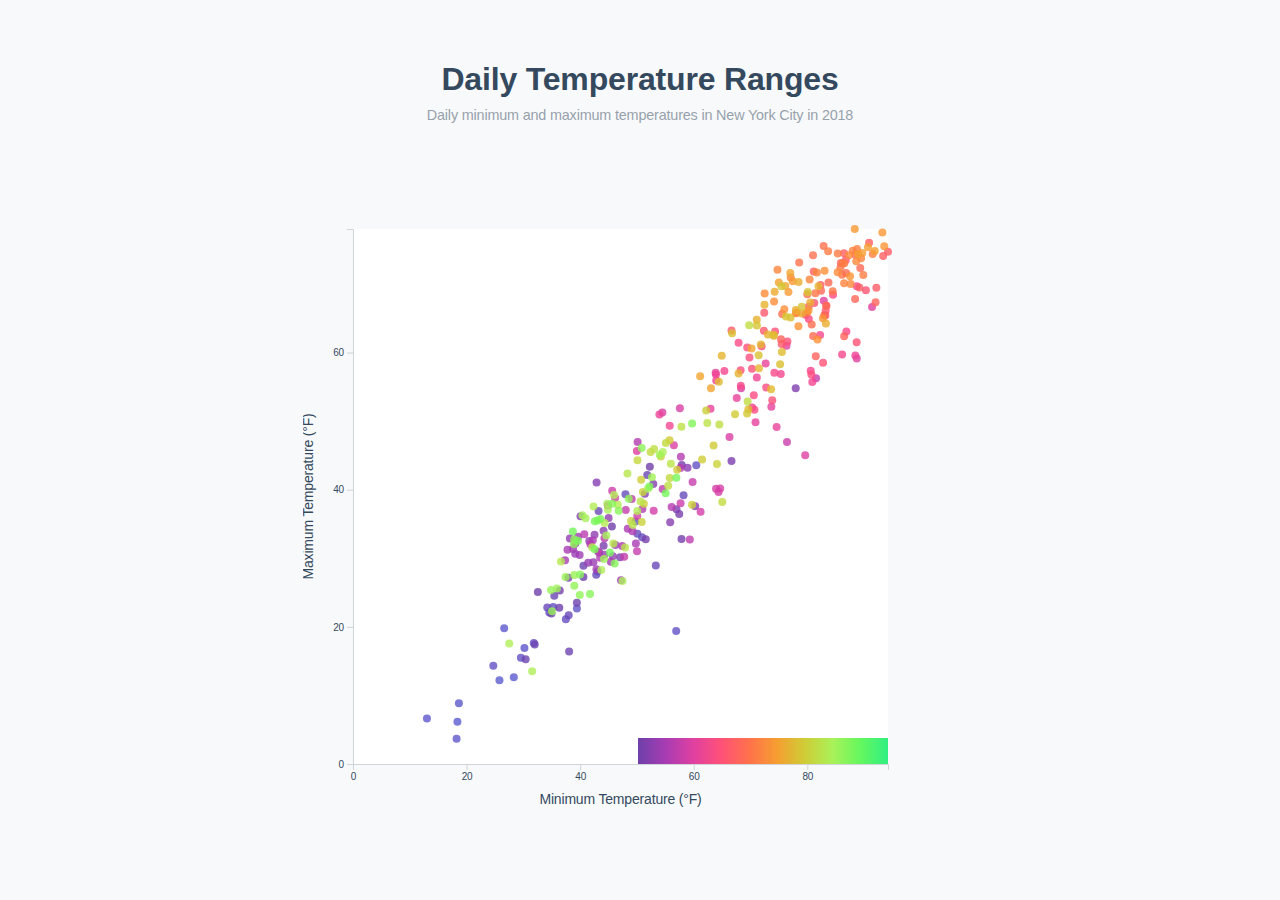
<file: Assignment 2/index.html>
<!DOCTYPE html>
<html lang="en">

<head>
    <title>DDA 2003/MDS 6112 Assignment 2</title>
    <link rel="stylesheet" href="./styles.css"></link>
</head>

<body>
    <h1 class="title">Daily Temperature Ranges</h1>
    <div class="description">Daily minimum and maximum temperatures in New York City in 2018</div>
    <div id="wrapper" class="wrapper">

        <div id="tooltip" class="tooltip"></div>
        <div id="tooltip-dot"></div>

    </div>

    <script src="src/d3.v6.js"></script>
    <script src="src/scatter.js"></script>
</body>

</html>
</file>
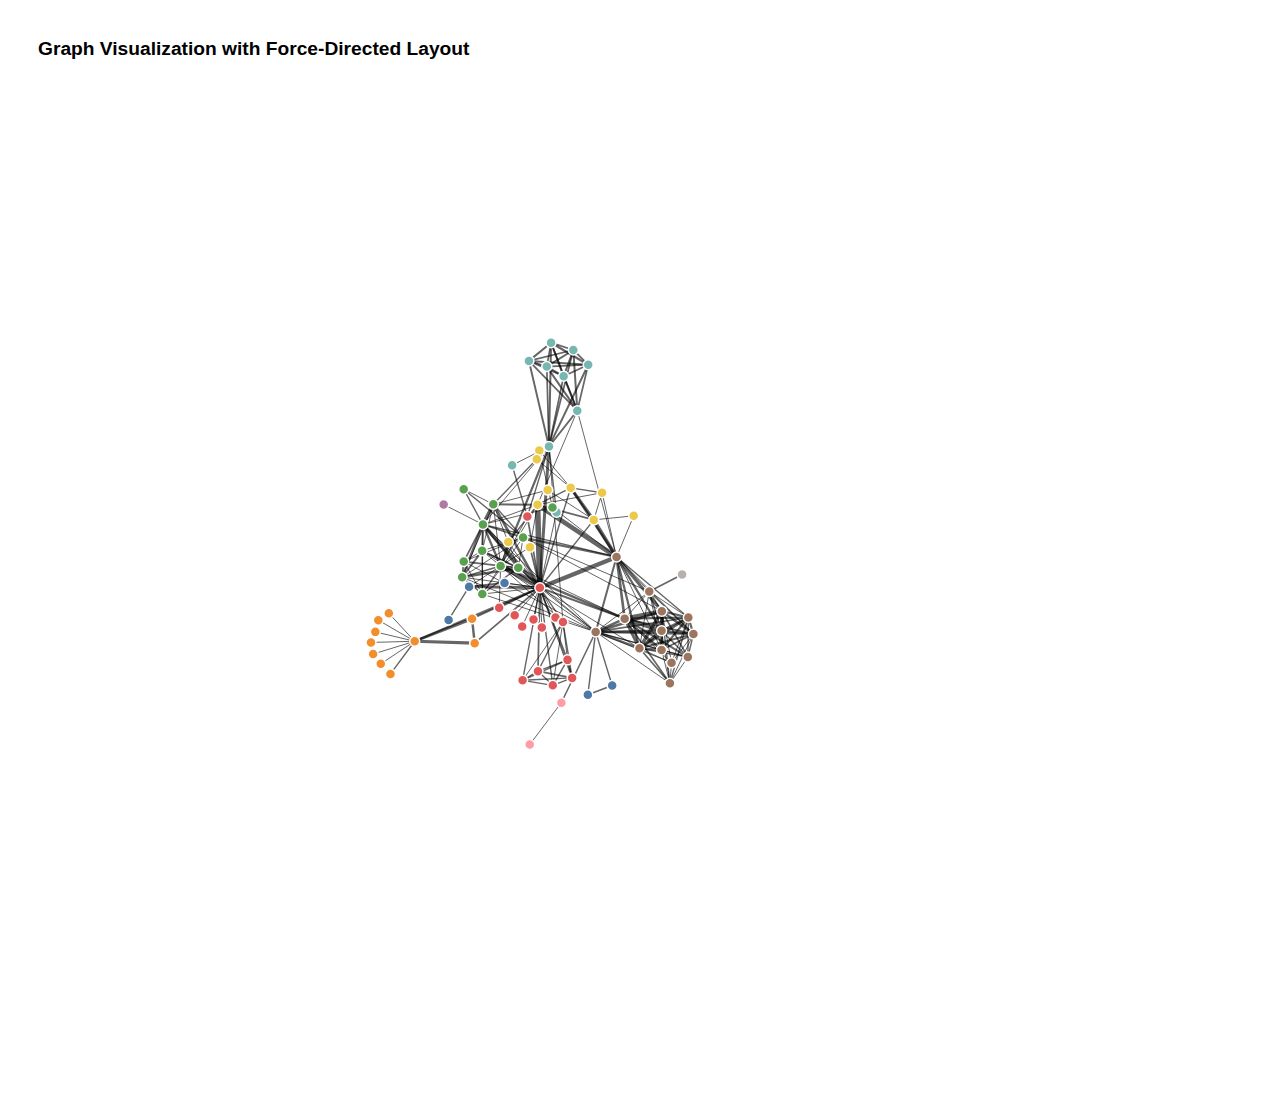
<file: Assignment 3/index.html>
<!DOCTYPE html>
<html>

<head>
    <title>DDA 2003/MDS 6112</title>
    <link rel="stylesheet" href="css/style.css">
    <meta charset="UTF-8">
</head>

<body>
    <h1>Graph Visualization with Force-Directed Layout</h1>

    <div id="force-directed-graph">
        <div id="tooltip" class="tooltip"></div>
    </div>
    <script src="js/d3.v6.js"></script>
    <script src="js/test.js"></script>
    <script src="js/main.js"></script>
</body>

</html>
</file>
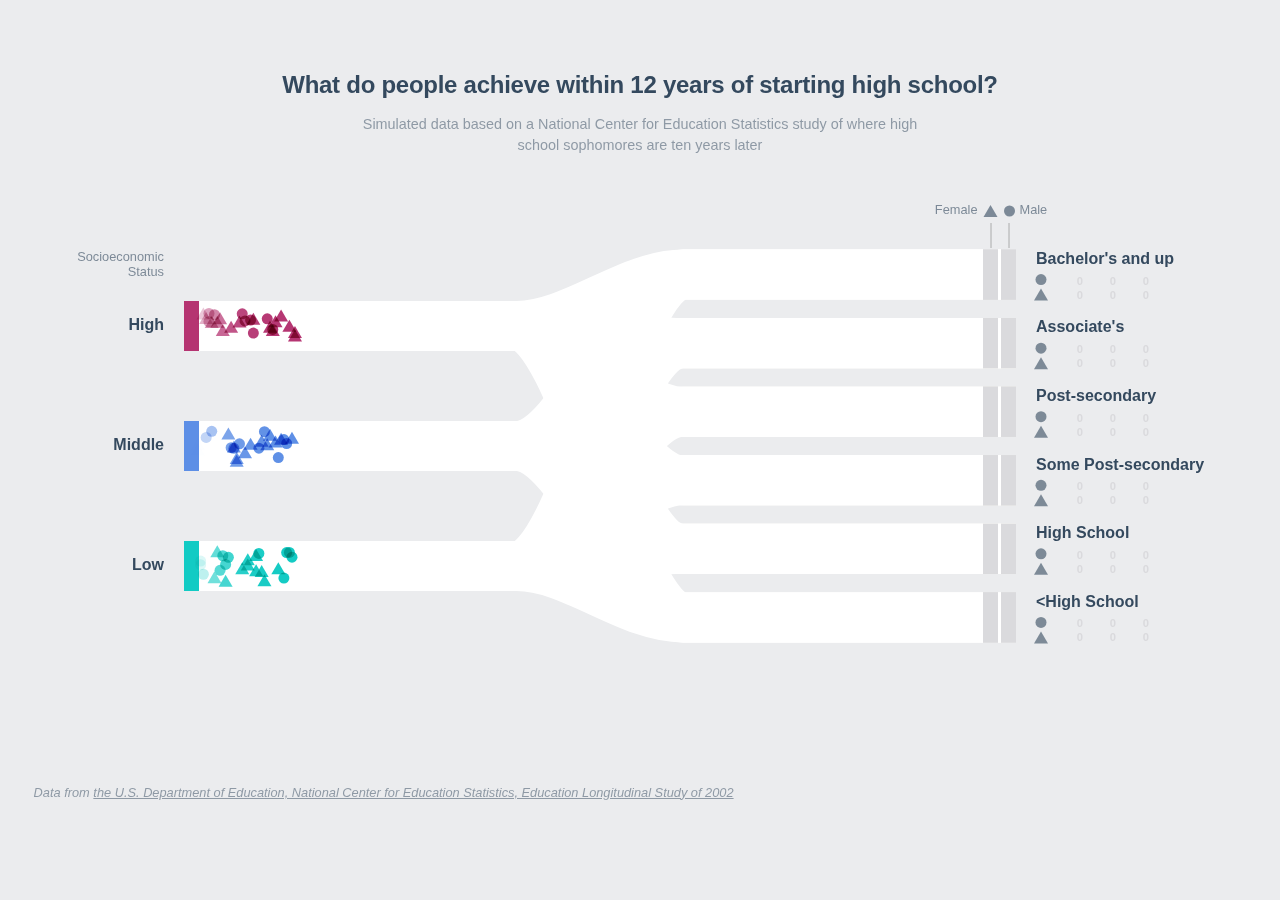
<file: Assignment 4/index.html>
<!DOCTYPE html>
<html lang="en">

<head>
    <link rel="stylesheet" href="src/style.css" type="text/css"></link>

    <title>Educational Attainment by Socioeconomic Status</title>
</head>

<body>
    <h2 class="title">
        What do people achieve within 12 years of starting high school?
    </h2>
    <p class="description">Simulated data based on a National Center for Education Statistics study of where high school sophomores are ten years later</p>

    <div id="wrapper" class="wrapper">
    </div>

    <div class="source">Data from <a href="https://nces.ed.gov/programs/digest/d14/tables/dt14_104.91.asp">the U.S. Department of Education, National Center for Education Statistics, Education Longitudinal Study of 2002</a></div>

    <script src="src/d3.v6.js"></script>
    <script src="src//d3-timer.v1.min.js"></script>
    <script src="src/chart.js"></script>
</body>

</html>
</file>
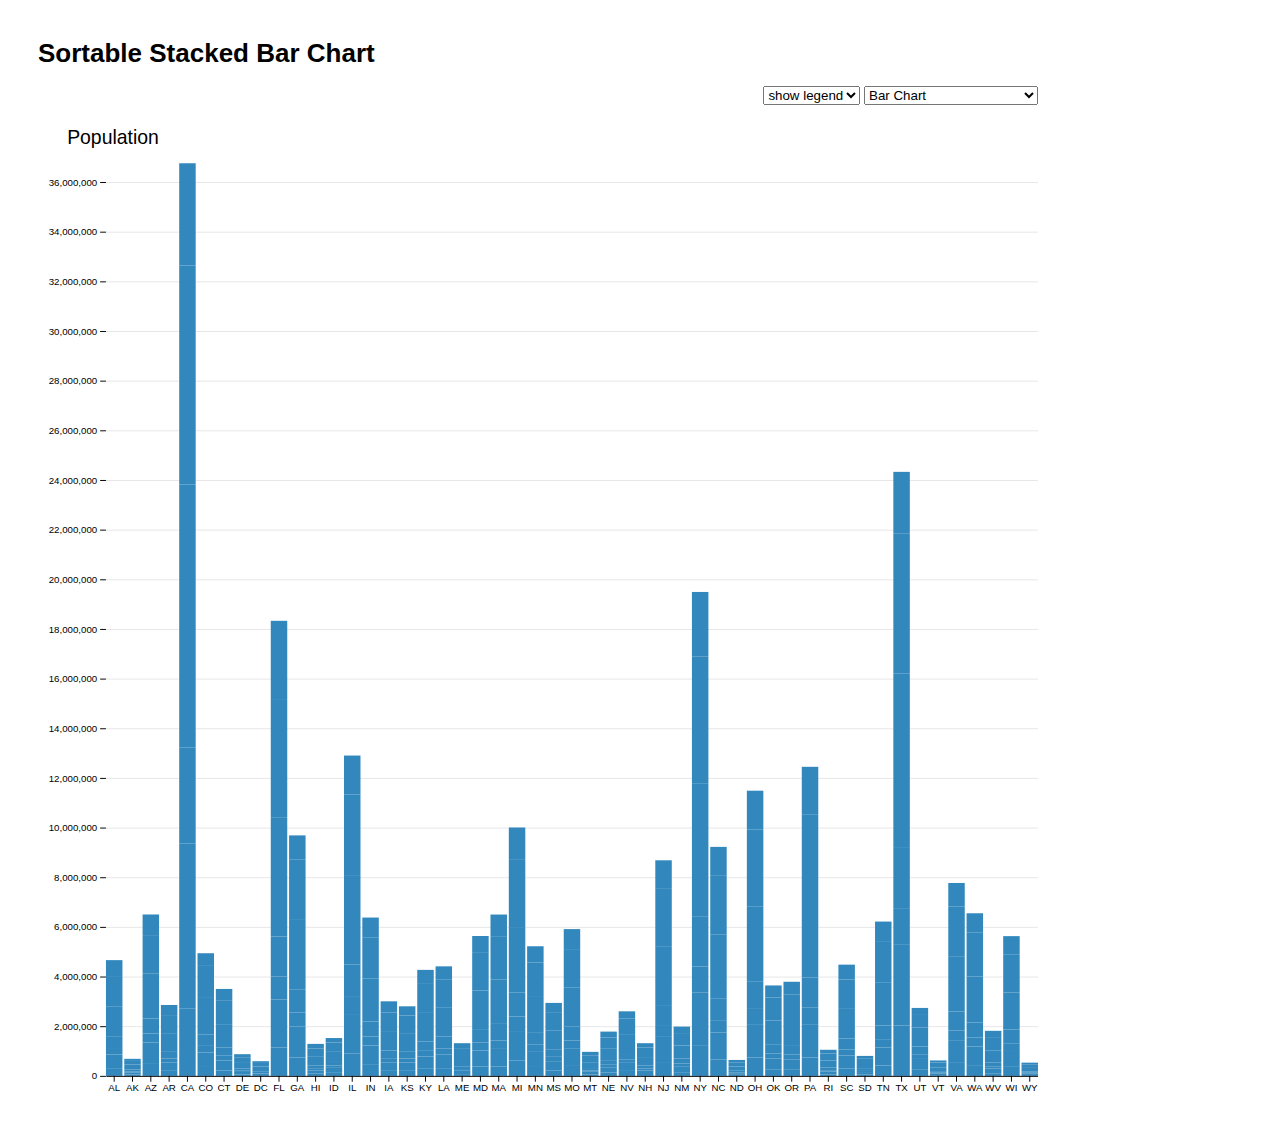
<file: Assignment_1/index.html>
<!DOCTYPE html>
<html>

<head>
    <title>DDA 2003/MDS 6112 Assignment 1</title>
    <meta charset="utf-8">
    <link rel="stylesheet" href="css/style.css">
</head>

<body>
    <h1>Sortable Stacked Bar Chart</h1>

    <div class="container">
        <div class="col-right">
            <div class="control-bar">
                <!-- define a drop list with three different visual options -->
                <!-- To DO -->
                <select id="islegend">
                    <option value="vis">show legend</option>
                    <option value="novis">hide legend</option>
                </select>

                <select id="display-type-selection">
                    <option value="Bar">Bar Chart</option>
                    <option value="Stacked">Stacked Bar Chart</option>
                    <option value="Sorted">Sorted Stacked Bar Chart</option>
                </select>
            </div>
            <!-- <svg id="legend"></svg> -->
            <svg id="bar-chart"></svg>

        </div>
    </div>

    <script src="js/d3.v6.js"></script>
    <script src="js/stackedBarChart.js"></script>
    <script src="js/utils.js"></script>
    <script src="js/main.js"></script>
</body>

</html>
</file>
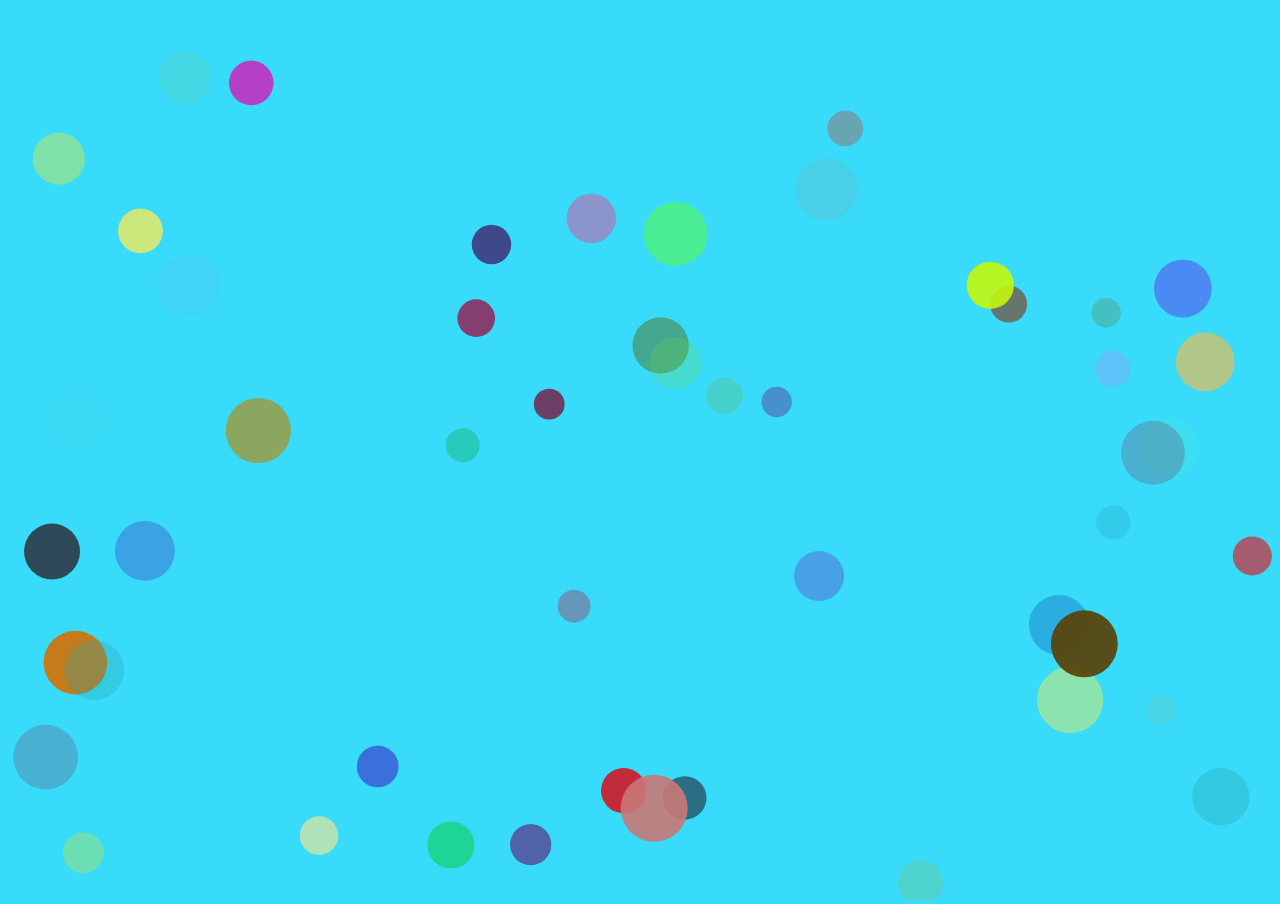
<file: Bouncing-Ball-Code/Bouncing-Ball-Code/index.html>
<!DOCTYPE html>
<html lang="en">
  <head>
    <meta charset="UTF-8" />
    <meta name="viewport" content="width=device-width, initial-scale=1.0" />
    <meta http-equiv="X-UA-Compatible" content="ie=edge" />
    <link rel="stylesheet" href="style.css" />
    <title>Happy Bouncing Ball</title>
  </head>
  <body>
    <canvas id="canvas" width="800" height="600"></canvas>
    <script src="main.js"></script>
  </body>
</html>
</file>
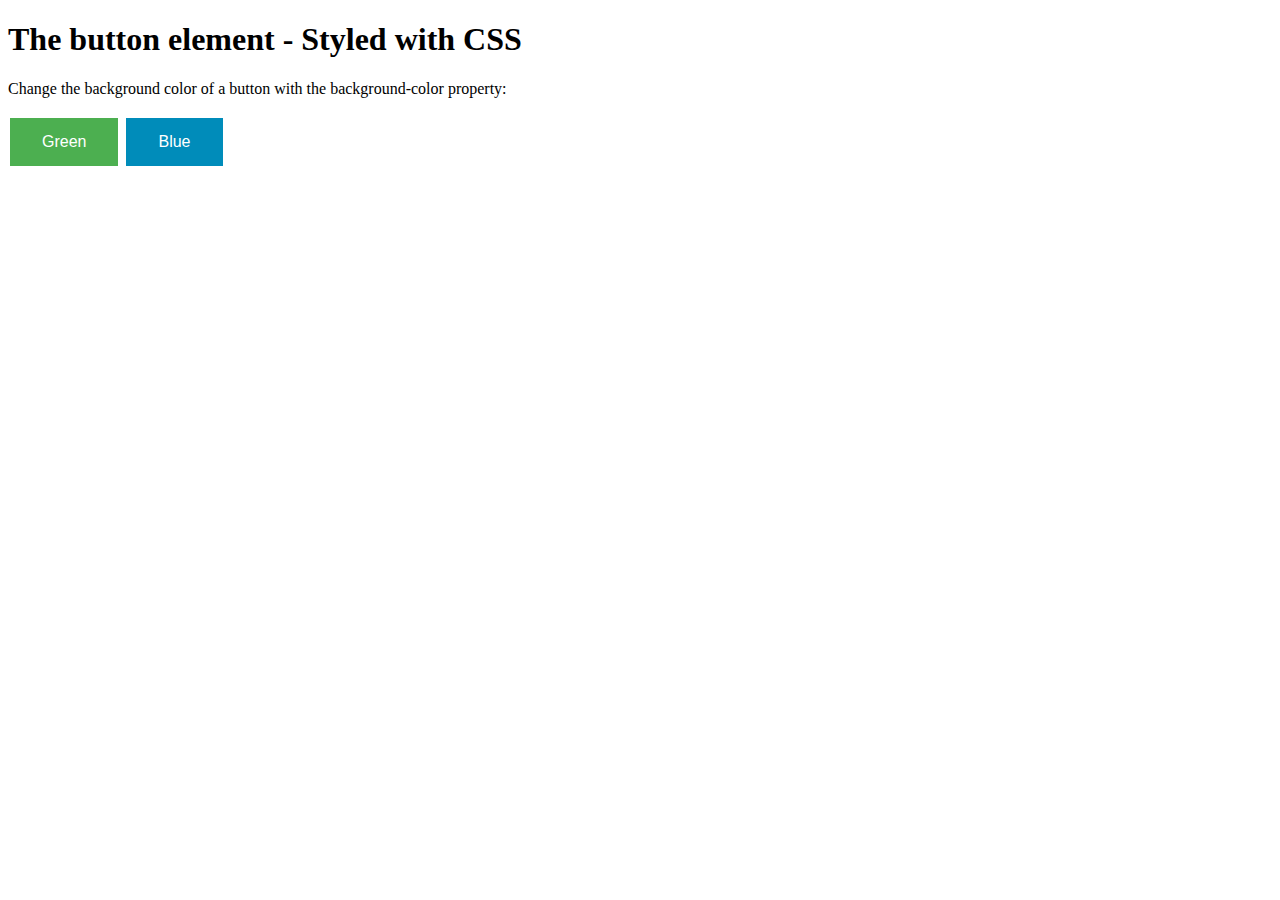
<file: Interaction/Interaction/button.html>
<!DOCTYPE html>
<html>
<head>
<style>
.button {
  border: none;
  color: white;
  padding: 15px 32px;
  text-align: center;
  text-decoration: none;
  display: inline-block;
  font-size: 16px;
  margin: 4px 2px;
  cursor: pointer;
}

.button1 {background-color: #4CAF50;} /* Green */
.button2 {background-color: #008CBA;} /* Blue */
</style>
</head>
<body>

<h1>The button element - Styled with CSS</h1>
<p>Change the background color of a button with the background-color property:</p>

<button class="button button1" onclick="click_button('green');">Green</button>
<input type="button" class="button button2" value="Blue" onclick="click_button('blue');">
<script src="src/button.js"></script>

</body>
</html>
</file>
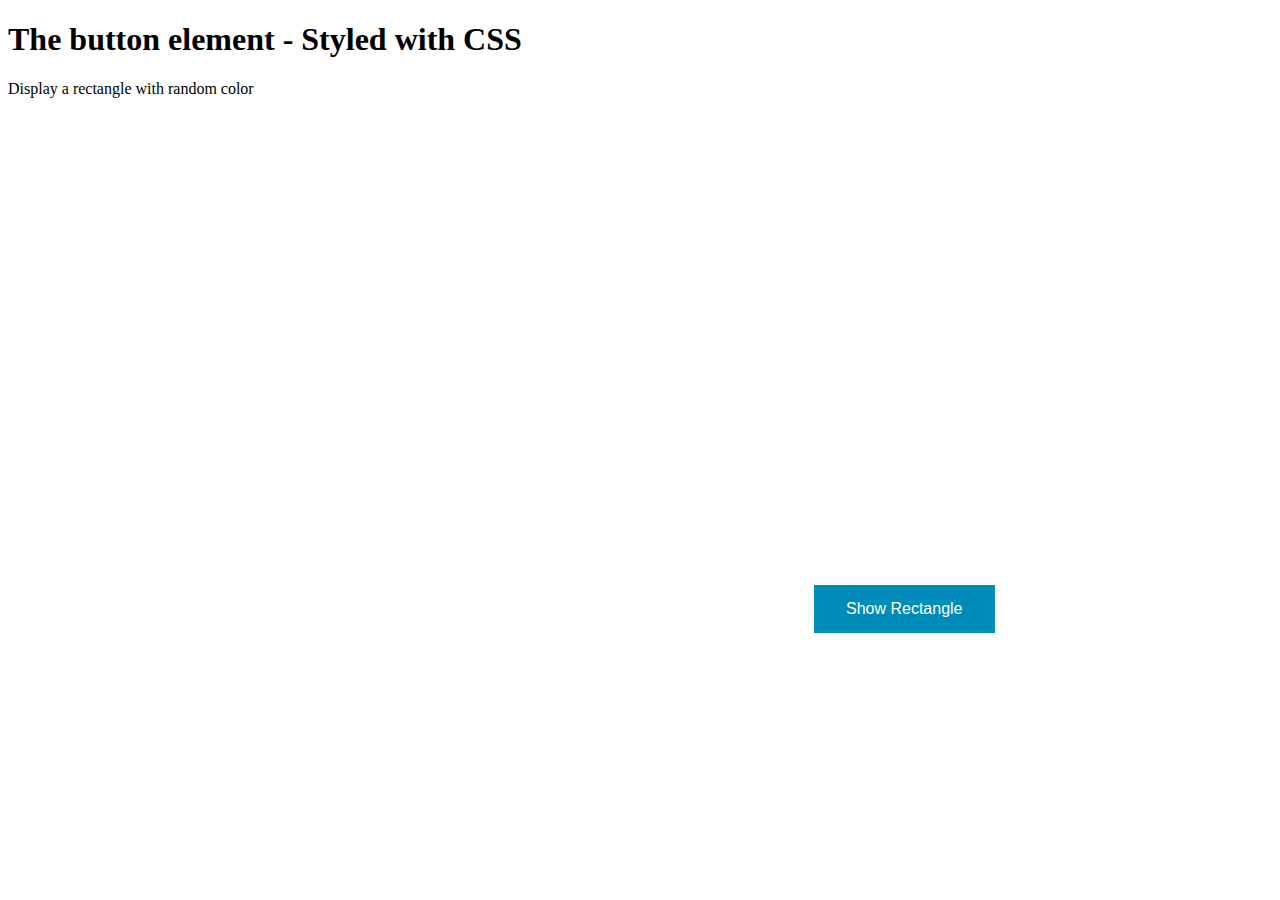
<file: Interaction/Interaction/cicle.html>
<!DOCTYPE html>
<html>
<head>
<style>
.button {
  border: none;
  color: white;
  padding: 15px 32px;
  text-align: center;
  text-decoration: none;
  display: inline-block;
  font-size: 16px;
  margin: 4px 2px;
  cursor: pointer;
  background-color: #008CBA;
}

</style>
</head>
<body>

<h1>The button element - Styled with CSS</h1>
<p>Display a rectangle with random color</p>

<canvas id="canvas" width="800" height="500"></canvas>
<button class="button" onclick="draw();">Show Rectangle</button>
<script src="src/circle.js"></script>

</body>
</html>
</file>
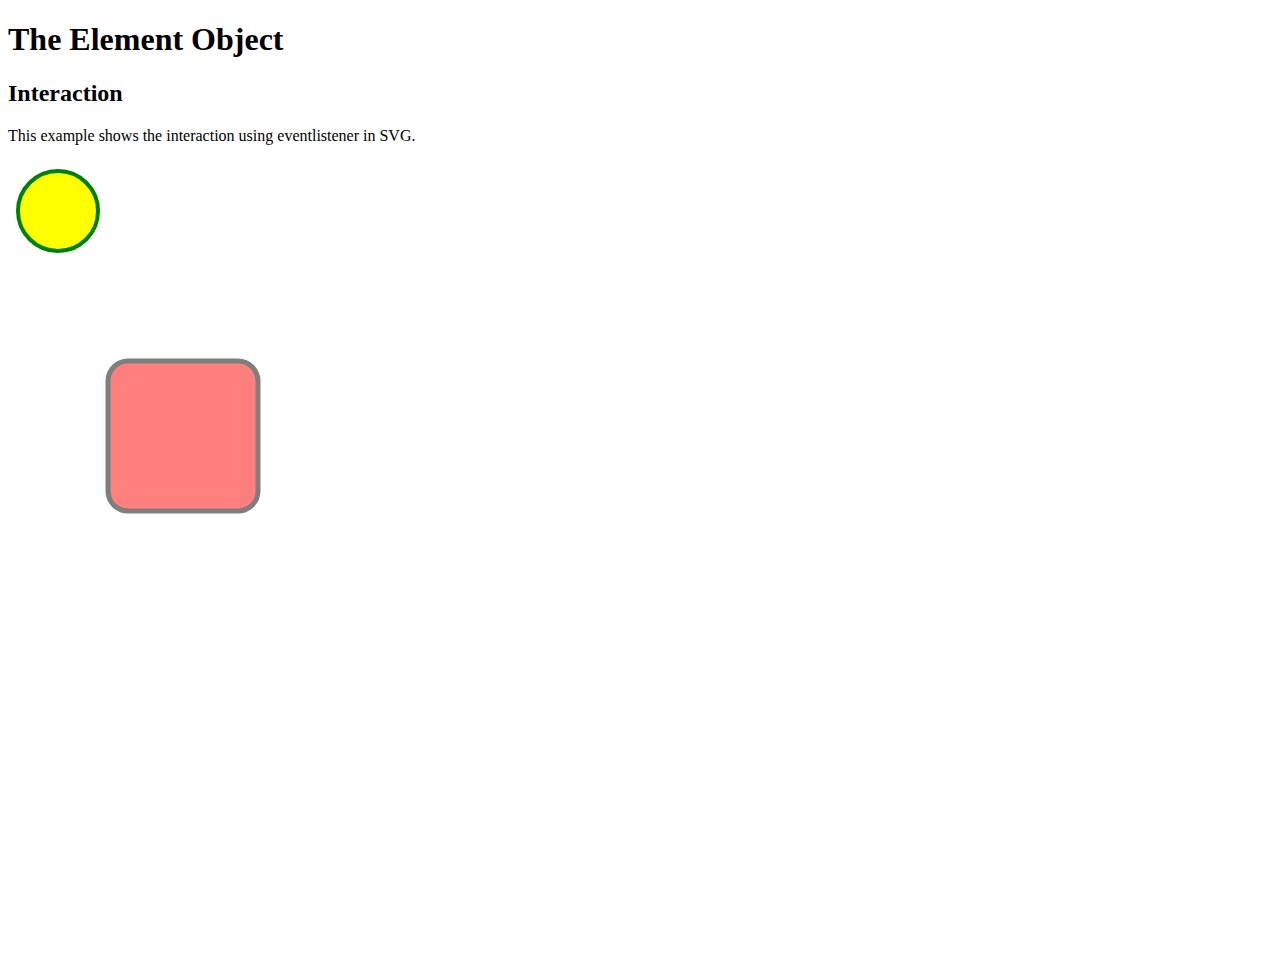
<file: Interaction/Interaction/interaction with svg II.html>
<!DOCTYPE html>
<html>
<body>

<h1>The Element Object</h1>
<h2>Interaction</h2>

<p>This example shows the interaction using eventlistener in SVG.</p>
<script>
window.addEventListener('click', (e) => {
  const color = Math.round(Math.random() * 0xFFFFFF)
  const fill = '#' + color.toString(16).padStart(6,'0')
  e.target.style.fill = fill
})

window.addEventListener('mousemove', (e) => {
  console.log(e.target.id)
  if (e.target.id == 'circle'){
  e.target.cy = e.offsetY
  e.target.cx = e.offsetX
  } 
  
})
</script>

<svg width="800" height="800">
<circle id="circle" cx="50" cy="50" r="40" stroke="green" stroke-width="4" fill="yellow"/>

<rect id="rect" x="100" y="200" rx="20" ry="20" width="150" height="150"
  style="fill:red;stroke:black;stroke-width:5;opacity:0.5" />


</svg>



</body>
</html>
</file>
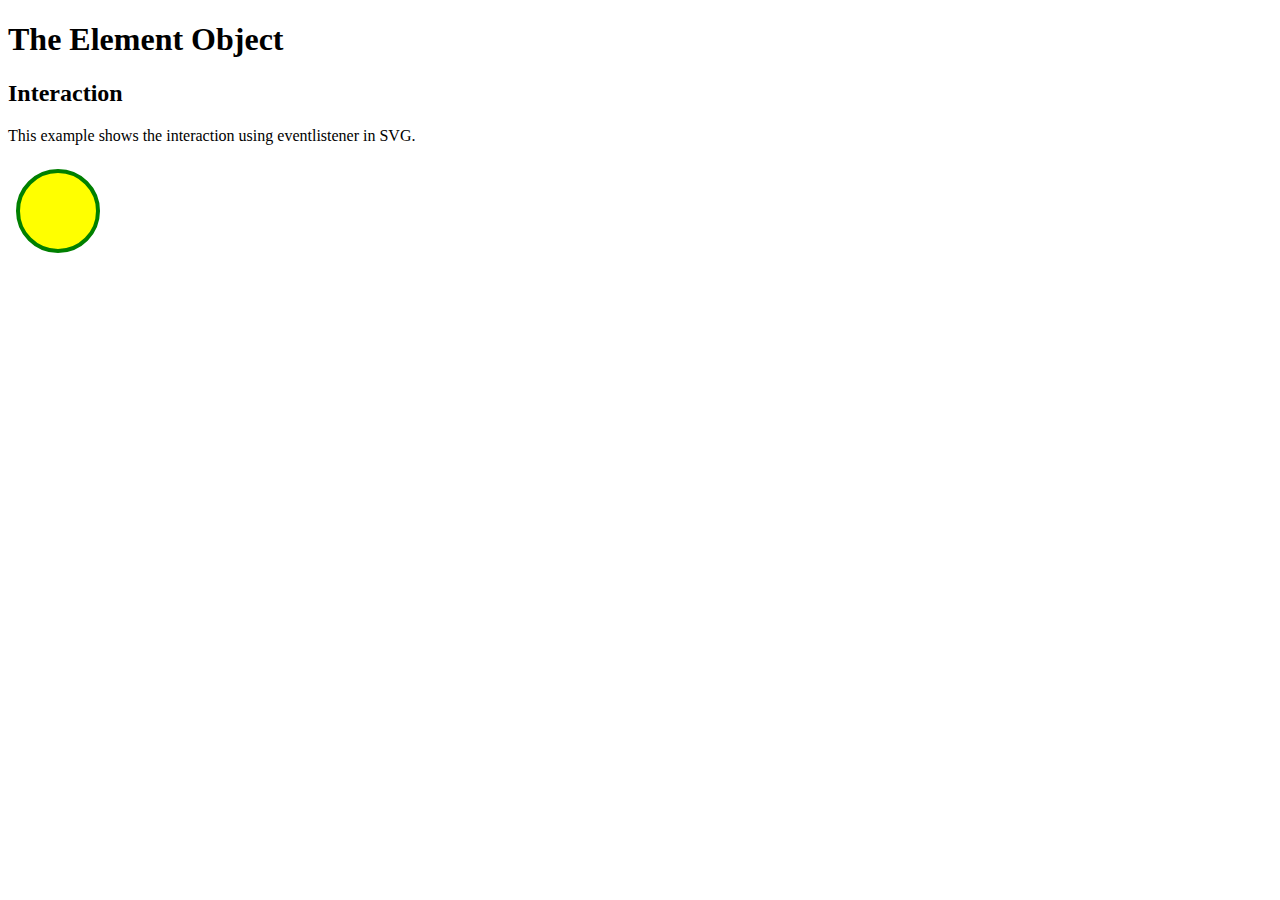
<file: Interaction/Interaction/interaction with svg.html>
<!DOCTYPE html>
<html>
<body>

<h1>The Element Object</h1>
<h2>Interaction</h2>

<p>This example shows the interaction using eventlistener in SVG.</p>


<svg width="100" height="100">
<script>
window.addEventListener('click', (e) => {
  const color = Math.round(Math.random() * 0xFFFFFF)

  // Let's format the color to fit CSS requirements
  const fill = '#' + color.toString(16).padStart(6,'0')

  // Let's apply our color in the
  // element we actually clicked on
  e.target.style.fill = fill
})
</script>

<circle cx="50" cy="50" r="40" stroke="green" stroke-width="4" fill="yellow" />



</svg>



</body>
</html>
</file>
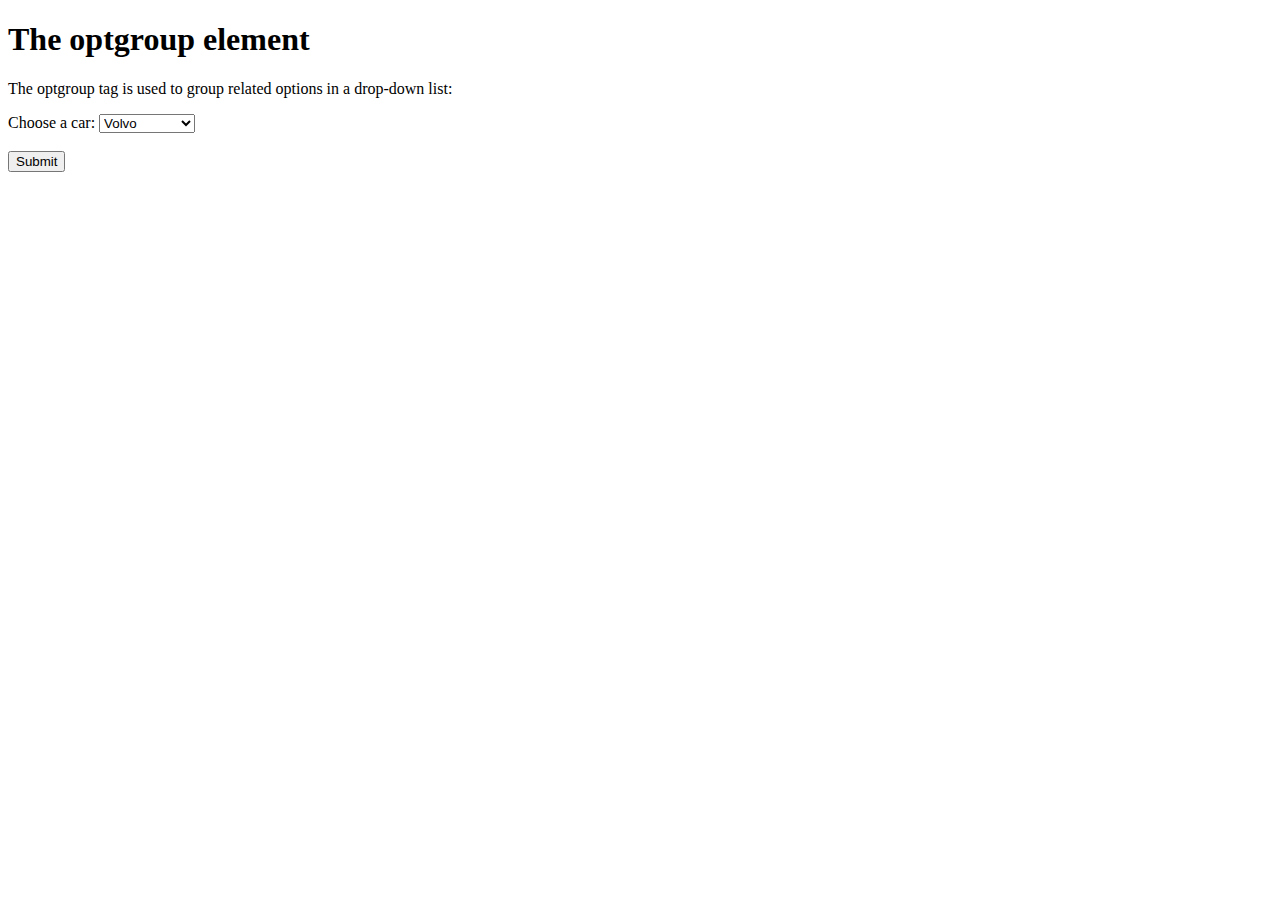
<file: Interaction/Interaction/option.html>
<!DOCTYPE html>
<html>
<body>

<h1>The optgroup element</h1>

<p>The optgroup tag is used to group related options in a drop-down list:</p>

<form action="/action_page.php">
  <label for="cars">Choose a car:</label>
  <select name="cars" id="cars">
    <optgroup label="Swedish Cars">
      <option value="volvo">Volvo</option>
      <option value="saab">Saab</option>
    </optgroup>
    <optgroup label="German Cars">
      <option value="mercedes">Mercedes</option>
      <option value="audi">Audi</option>
    </optgroup>
  </select>
  <br><br>
  <input type="submit" value="Submit">
</form>
 
</body>
</html>
</file>
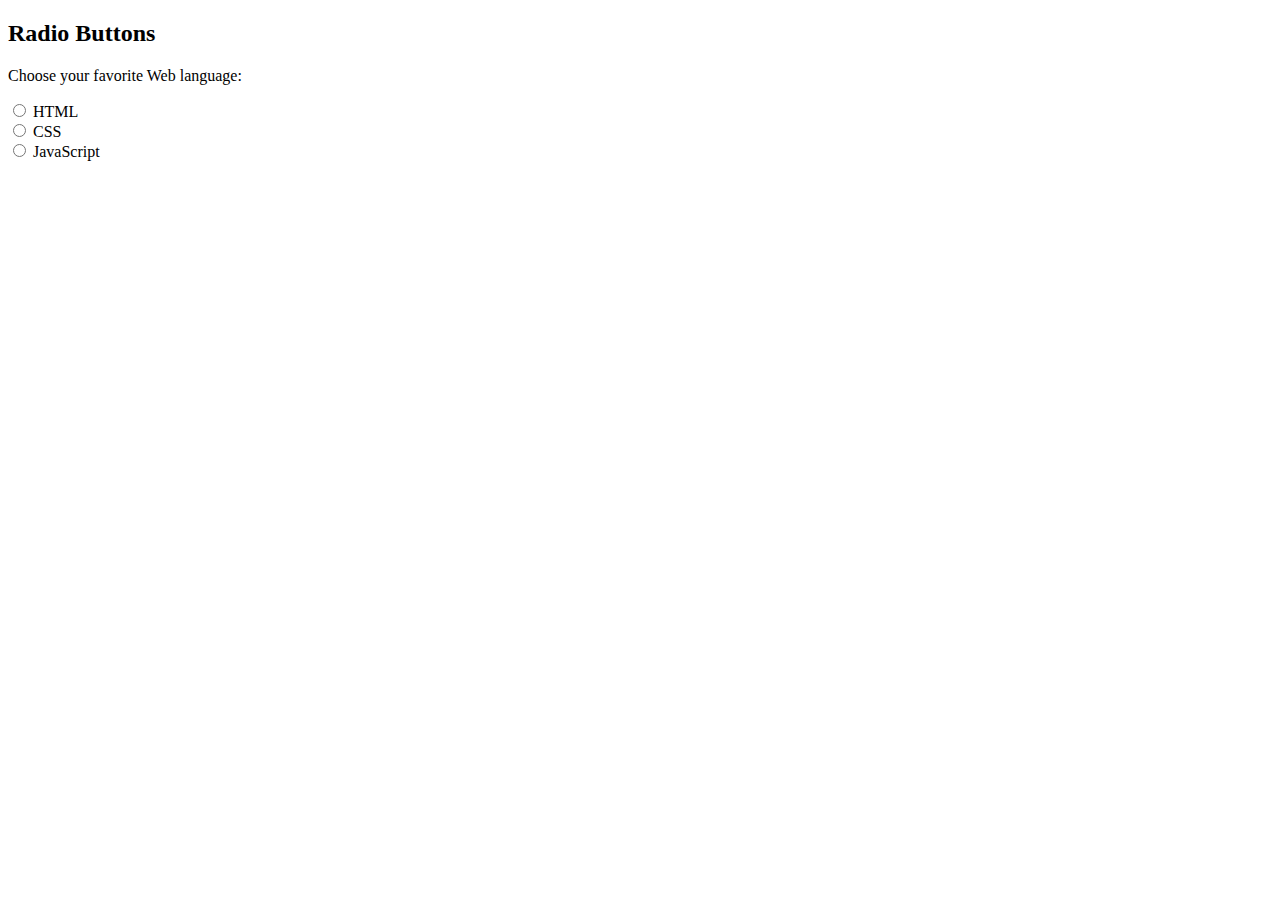
<file: Interaction/Interaction/radio.html>
<!DOCTYPE html>
<html>
<body>

<h2>Radio Buttons</h2>

<p>Choose your favorite Web language:</p>

<form>
<input type="radio" id="html" name="fav_language" value="HTML">
<label for="html">HTML</label><br>
<input type="radio" id="css" name="fav_language" value="CSS">
<label for="css">CSS</label><br>
<input type="radio" id="javascript" name="fav_language" value="JavaScript">
<label for="javascript">JavaScript</label>
</form> 

</body>
</html>
</file>
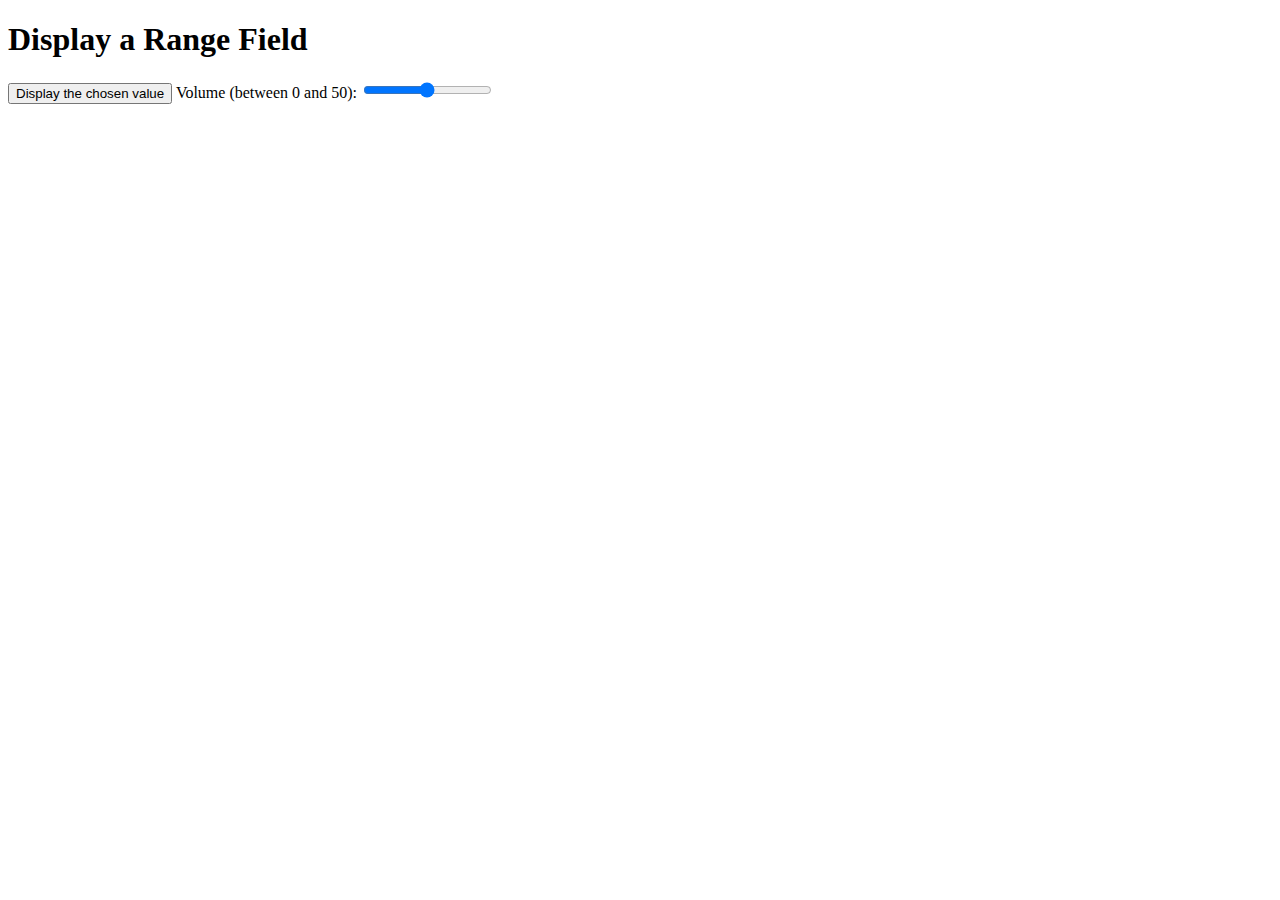
<file: Interaction/Interaction/range.html>
<!DOCTYPE html>
<html>
<body>

<h1>Display a Range Field</h1>
<button onclick="Click()">Display the chosen value</button>
<label for="vol">Volume (between 0 and 50):</label>
<input type="range" id="vol" name="vol" min="0" max="50" value="25" step="1">
<p id="demo"> </p>
<script src="src/range.js"></script>
</body>
</html>
</file>
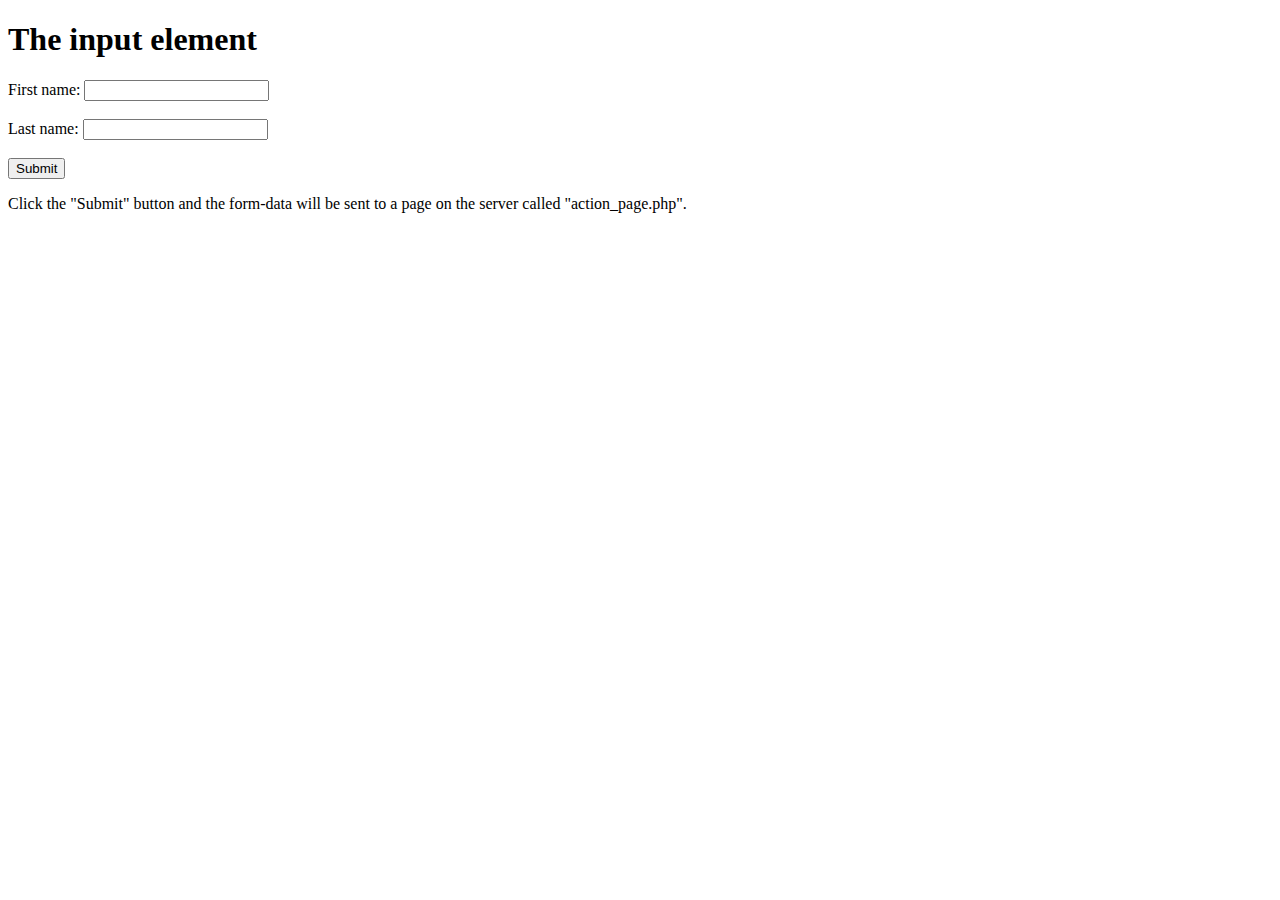
<file: Interaction/Interaction/text.html>
<!DOCTYPE html>
<html>
<body>

<h1>The input element</h1>

<form action="/action_page.php">
  <label for="fname">First name:</label>
  <input type="text" id="fname" name="fname"><br><br>
  <label for="lname">Last name:</label>
  <input type="text" id="lname" name="lname"><br><br>
  <input type="submit" value="Submit">
</form>

<p>Click the "Submit" button and the form-data will be sent to a page on the 
server called "action_page.php".</p>

</body>
</html>
</file>
<file: Assignment 2/styles.css>
body {
    display: flex;
    flex-direction: column;
    align-items: center;
    padding: 2em 2em;
    letter-spacing: -0.011em;
    font-family: 'Inter var', sans-serif;
    font-size: 16px;
    color: #34495e;
    background: #f8f9fa;
}

.title {
    position: relative;
    width: 600px;
    margin-bottom: 0.2em;
    display: flex;
    justify-content: center;
    text-align: center;
    display: flex;
    align-items: center;
    font-feature-settings: 'tnum' 1;
}

.description {
    max-width: 40em;
    margin-bottom: 1.0em;
    font-size: 0.9em;
    text-align: center;
    line-height: 1.4em;
    opacity: 0.5;
}

.wrapper {
    position: relative;
}

svg text {
    fill: #34495e;
}

.bounds-background {
    fill: white;
}

.x-axis-label {
    font-size: 1.4em;
}

.y-axis-label {
    font-size: 1.4em;
    text-anchor: middle;
    transform: rotate(-90deg);
}

.tick line,
.domain {
    stroke: #cfd4d8;
}

circle {
    fill: #5758BB;
    opacity: 0.8;
}

.voronoi {
    fill: transparent;
}

.histogram-area {
    fill: #cbd2d7;
}

.right-histogram {
    transform-origin: 0 70px;
}

.tooltip-dot {
    fill: none;
    stroke: #6F1E51;
    stroke-width: 2px;
    opacity: 1;
    position: absolute;
    pointer-events: none;
}

.hover-line {
    fill: #5758BB;
    transition: all 0.2s ease-out;
    opacity: 0.5;
    pointer-events: none;
    mix-blend-mode: color-burn;
}

.tooltip {
    opacity: 0;
    position: absolute;
    top: -14px;
    left: 0;
    padding: 0.6em 1em;
    background: #fff;
    text-align: center;
    line-height: 1.4em;
    font-size: 0.9em;
    border: 1px solid #ddd;
    z-index: 10;
    transition: all 0.1s ease-out;
    pointer-events: none;
}

.tooltip:before {
    content: '';
    position: absolute;
    bottom: 0;
    left: 50%;
    width: 12px;
    height: 12px;
    background: white;
    border: 1px solid #ddd;
    border-top-color: transparent;
    border-left-color: transparent;
    transform: translate(-50%, 50%) rotate(45deg);
    transform-origin: center center;
    z-index: 10;
}

.tooltip-date {
    margin-bottom: 0.2em;
    font-weight: 600;
    font-size: 1.1em;
    line-height: 1.4em;
}

.legend-value {
    font-size: 0.76em;
    text-anchor: middle;
    font-feature-settings: 'tnum' 1;
    transition: all 0.2s ease-out;
}

.legend-tick {
    stroke: #34495e;
}

.legend-highlight-bar {
    fill: rgba(255, 255, 255, 0.3);
    stroke: white;
    stroke-width: 2px;
    pointer-events: none;
    shape-rendering: crispEdges;
}

.legend-highlight-text {
    text-anchor: middle;
    font-size: 0.8em;
    font-feature-settings: 'tnum' 1;
}
</file>
<file: Assignment 3/css/style.css>
body {
    font-family: 'Noto Sans JP', sans-serif;
    font-size: 13px;
    padding: 30px;
}

h1 {
    margin-top: 0;
    font-size: 1.2rem;
}

.source {
    font-size: 10px;
    color: #888;
}

.source a {
    color: #888;
}

line {
    stroke: #000;
}

.tooltip {
    opacity: 0;
    position: absolute;
    top: -14px;
    left: 0;
    padding: 0.6em 1em;
    background: #fff;
    text-align: center;
    line-height: 1.4em;
    font-size: 0.9em;
    border: 1px solid #ddd;
    z-index: 10;
    transition: all 0.1s ease-out;
    pointer-events: none;
}
</file>
<file: Assignment 4/src/style.css>
body {
    position: relative;
    display: flex;
    flex-direction: column;
    align-items: center;
    padding: 2em 2em;
    font-family: 'Inter var', sans-serif;
    font-size: 16px;
    color: #34495e;
    background: #ebecee;
}

.wrapper {
    padding-bottom: 5em;
}

svg {
    overflow: visible;
    fill: #34495e;
}

svg text {
    user-select: none;
}

.title {
    position: relative;
    margin-top: 1.3em;
    margin-bottom: 0;
    line-height: 1.2em;
    display: flex;
    justify-content: center;
    text-align: center;
    display: flex;
    letter-spacing: -0.011em;
    align-items: center;
}

.description {
    max-width: 40em;
    margin-bottom: 2.9em;
    font-size: 0.9em;
    text-align: center;
    line-height: 1.4em;
    opacity: 0.5;
}

.source {
    position: absolute;
    bottom: 1em;
    left: 2em;
    opacity: 0.5;
    font-size: 0.8em;
    font-style: italic;
}

.source a {
    color: inherit;
}

.category-path {
    fill: none;
    stroke: white;
}

.start-label {
    text-anchor: end;
    dominant-baseline: middle;
}

.start-title {
    text-anchor: end;
    font-size: 0.8em;
    opacity: 0.6;
}

.ending-marker {
    opacity: 0.6;
}

.marker {
    mix-blend-mode: multiply;
}

.value {
    font-size: 0.8em;
}

.label {
    font-weight: 600;
    dominant-baseline: middle;
}

.ending-bar {
    transition: all 0.3s ease-out;
}

.ending-value {
    font-size: 0.7em;
    text-anchor: end;
    font-weight: 600;
    font-feature-settings: 'tnum' 1;
}

.legend {
    font-size: 0.8em;
    opacity: 0.6;
    dominant-baseline: middle;
}

.legend-text-left {
    text-anchor: end;
}

.legend-line {
    stroke: grey;
    stroke-width: 1px;
}
</file>
<file: Assignment_1/css/style.css>
body {
    font-family: 'Noto Sans JP', sans-serif;
    font-size: 13px;
    padding: 30px;
}

.container {
    display: flex;
}

.col-left {
    width: 350px;
    margin-right: 45px;
}

h1 {
    margin-top: 0;
}

.control-bar {
    text-align: right;
}

.source {
    margin-top: 20px;
    font-size: 10px;
    color: #888;
}

.source a {
    color: #888;
}


/* Chart */

path.area-path {
    fill-opacity: 0.7;
}


/* Axes */

.axis line {
    fill: none;
    stroke: #cac8c8;
    shape-rendering: crispEdges;
    stroke-dasharray: 3 2;
    stroke-width: 0.5;
}

.axis text {
    font-size: .7rem;
    fill: #6b6b6b;
}

.axis-label {
    font-size: .75rem;
    fill: #333;
}

.y-axis .domain,
.x-axis .domain {
    display: none;
}

.y-axis .tick:first-child line {
    display: none !important;
}
</file>
<file: Bouncing-Ball-Code/Bouncing-Ball-Code/style.css>
body {
    margin: 0px;
    background-color: rgb(56,220, 250);
    overflow: hidden;
}
</file>
